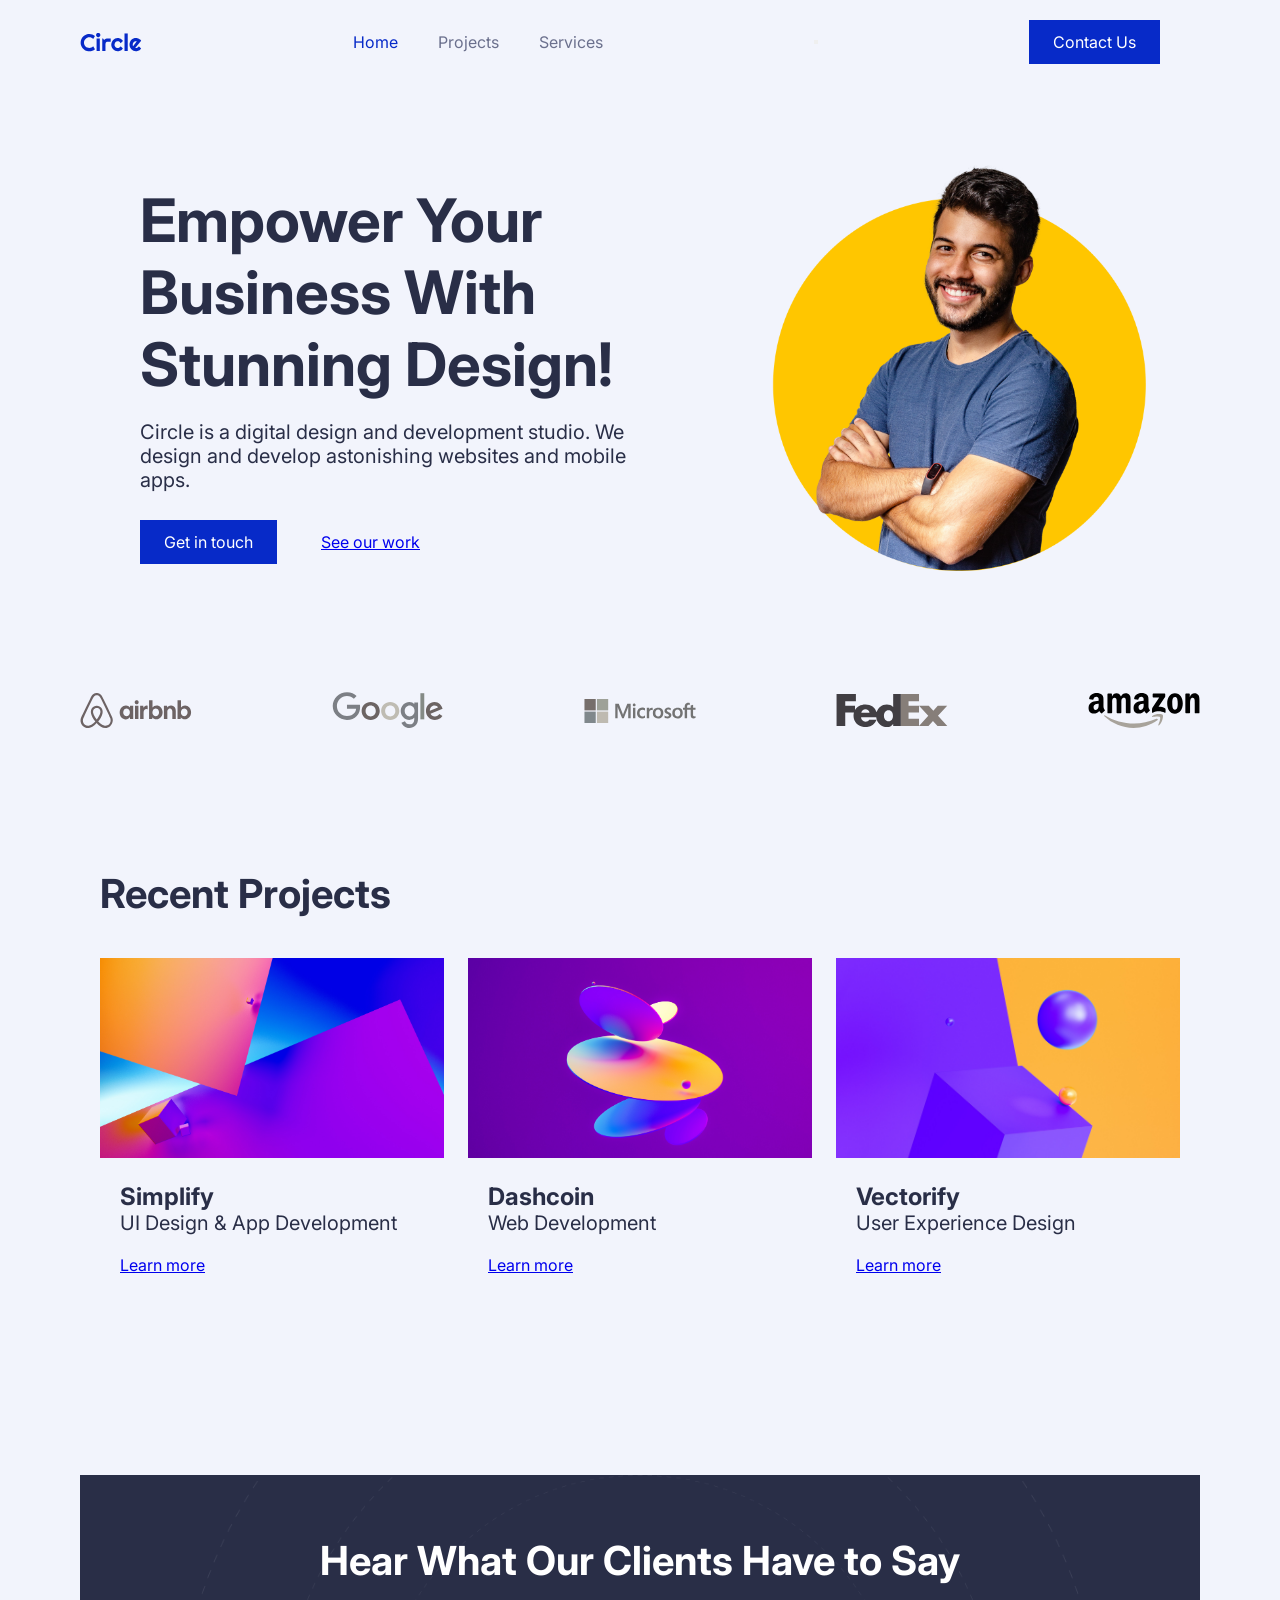
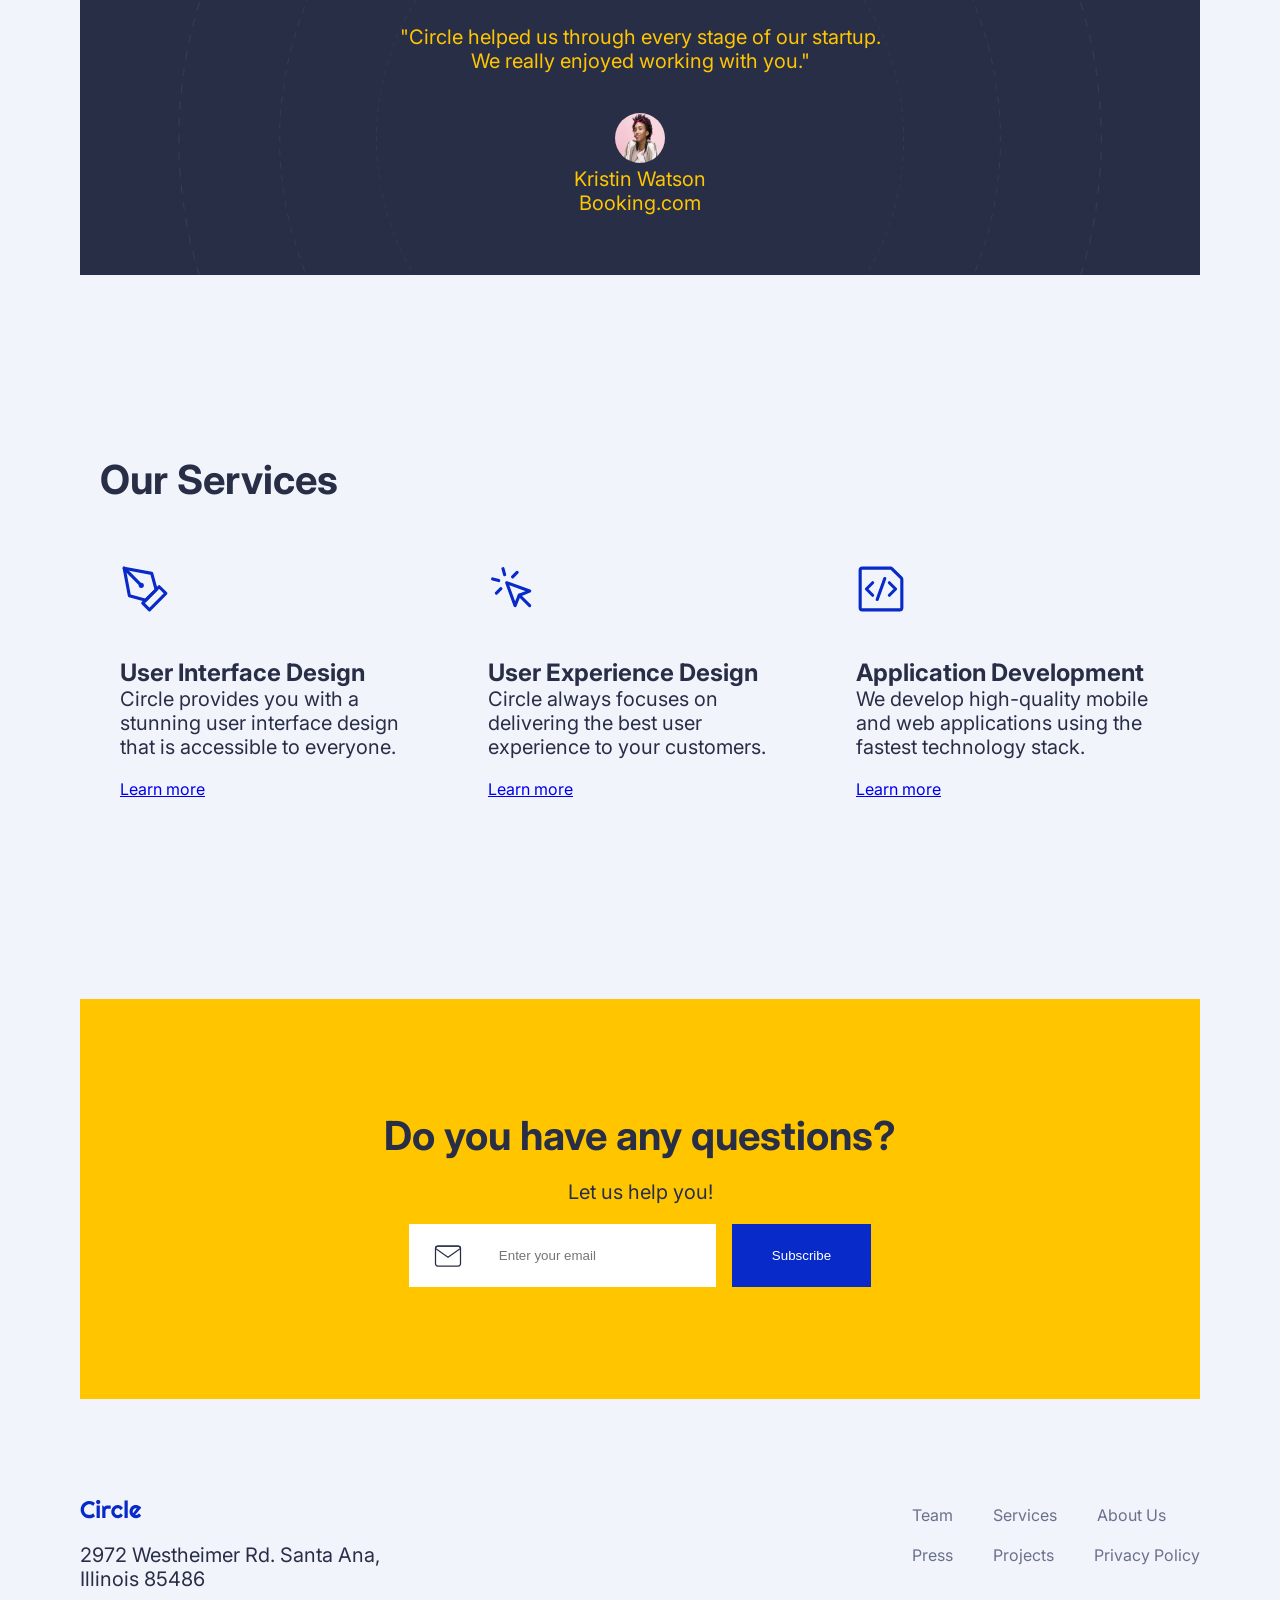
<file: index.html>
<!doctype html>
<html lang="es">
  <head>
    <meta charset="UTF-8" />
    <meta name="viewport" content="width=device-width, initial-scale=1.0" />
    <title>Circle - Home</title>
    <link rel="stylesheet" href="styles.css" />
  </head>
  <body>
    <nav>
      <img src="project-assets/logos/circle.svg" alt="Circle" class="logo" />
      <ul>
        <li><a href="index.html" class="active">Home</a></li>
        <li><a href="project.html">Projects</a></li>
        <li><a href="#">Services</a></li>
      </ul>
      <button
        class="hamburguesa"
        onclick="this.previousElementSibling.classList.toggle('abierto')"
      >
        <span></span>
        <span></span>
        <span></span>
      </button>
      <a href="contact.html" class="btn-primary">Contact Us</a>
    </nav>

    <section class="hero">
      <div class="hero-texto">
        <h1>Empower Your Business With Stunning Design!</h1>
        <p>
          Circle is a digital design and development studio. We design and
          develop astonishing websites and mobile apps.
        </p>
        <a href="/contact.html" class="btn-primary">Get in touch</a>
        <a href="/project.html" class="btn-secundario">See our work</a>
      </div>
      <div class="hero-imagen">
        <img src="/project-assets/hero-section/hero-image.png" alt="Persona" />
      </div>
    </section>

    <section class="clientes">
      <div class="logos">
        <img src="/project-assets/logos/airbnb-logo.svg" alt="Airbnb" />
        <img src="/project-assets/logos/google-logo.svg" alt="Google" />
        <img src="/project-assets/logos/microsoft-logo.svg" alt="Microsoft" />
        <img src="/project-assets/logos/fedex-logo.svg" alt="FedEx" />
        <img src="/project-assets/logos/amazon-logo.svg" alt="Amazon" />
      </div>
    </section>

    <section class="proyectos">
      <h3>Recent Projects</h3>
      <div class="cards">
        <div class="card">
          <img src="/project-assets/projects-section/1.jpg" alt="Simplify" />
          <div class="card-text">
            <h4>Simplify</h4>
            <p>UI Design & App Development</p>
            <a href="project.html">Learn more</a>
          </div>
        </div>

        <div class="card">
          <img src="/project-assets/projects-section/2.jpg" alt="Dashcoin" />
          <div class="card-text">
            <h4>Dashcoin</h4>
            <p>Web Development</p>
            <a href="project.html">Learn more</a>
          </div>
        </div>

        <div class="card">
          <img src="/project-assets/projects-section/3.jpg" alt="Vectorify" />
          <div class="card-text">
            <h4>Vectorify</h4>
            <p>User Experience Design</p>
            <a href="project.html">Learn more</a>
          </div>
        </div>
      </div>
    </section>

    <section class="testimonial">
      <h3>Hear What Our Clients Have to Say</h3>
      <p class="cita">
        "Circle helped us through every stage of our startup. <br />
        We really enjoyed working with you."
      </p>
      <div class="autor">
        <img
          src="/project-assets/testimonial-section/profile.png"
          alt="Kristin Watson"
        />
        <div>
          <p class="autor-nombre">Kristin Watson</p>
          <p class="autor-empresa">Booking.com</p>
        </div>
      </div>
    </section>

    <section class="servicios">
      <h3>Our Services</h3>
      <div class="cards">
        <div class="card">
          <img
            src="/project-assets/services-section/icons/1.svg"
            alt="Interface"
          />
          <div class="card-text">
            <h4>User Interface Design</h4>
            <p>
              Circle provides you with a stunning user interface design that is
              accessible to everyone.
            </p>
            <a href="project.html">Learn more</a>
          </div>
        </div>

        <div class="card">
          <img
            src="/project-assets/services-section/icons/2.svg"
            alt="Experience"
          />
          <div class="card-text">
            <h4>User Experience Design</h4>
            <p>
              Circle always focuses on delivering the best user experience to
              your customers.
            </p>
            <a href="project.html">Learn more</a>
          </div>
        </div>

        <div class="card">
          <img
            src="/project-assets/services-section/icons/3.svg"
            alt="Application"
          />
          <div class="card-text">
            <h4>Application Development</h4>
            <p>
              We develop high-quality mobile and web applications using the
              fastest technology stack.
            </p>
            <a href="project.html">Learn more</a>
          </div>
        </div>
      </div>
    </section>

    <section class="newsletter">
      <h3>Do you have any questions?</h3>
      <p>Let us help you!</p>
      <div class="newsletter-form">
        <div class="contenedor-input">
          <img src="/project-assets/newsletter/icon/mail.svg" alt="email" />
          <input type="email" placeholder="Enter your email" />
        </div>
        <button>Subscribe</button>
      </div>
    </section>

    <footer>
      <div>
        <img src="project-assets/logos/circle.svg" alt="Circle" class="logo" />
        <p>
          2972 Westheimer Rd. Santa Ana, <br />
          Illinois 85486
        </p>
      </div>

      <div>
        <ul>
          <li><a href="#">Team</a></li>
          <li><a href="#">Services</a></li>
          <li><a href="#">About Us</a></li>
        </ul>

        <ul>
          <li><a href="#">Press</a></li>
          <li><a href="#">Projects</a></li>
          <li><a href="#">Privacy Policy</a></li>
        </ul>
      </div>
    </footer>
  </body>
</html>
</file>
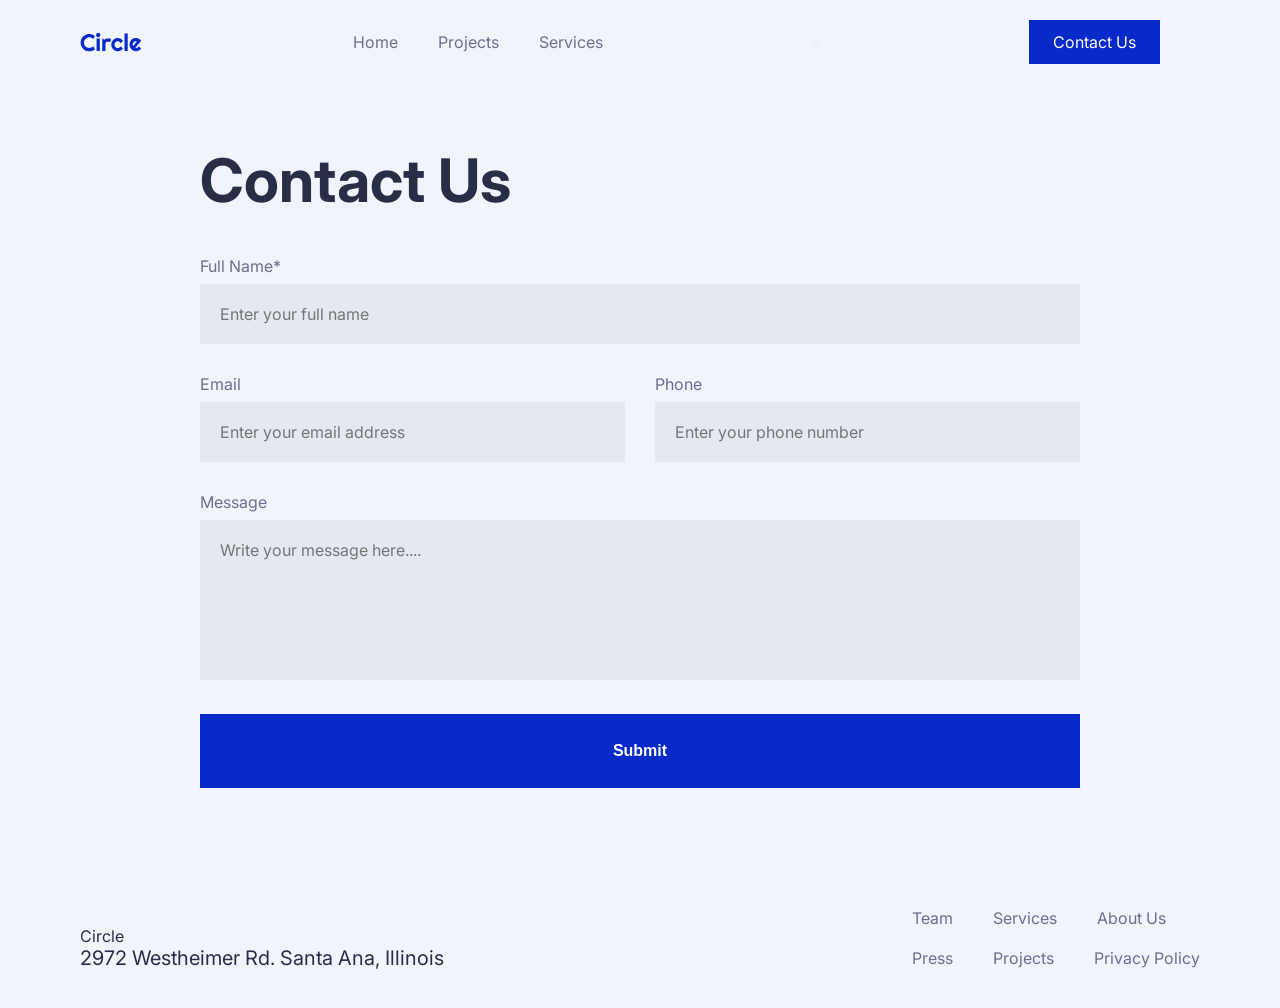
<file: contact.html>
<!doctype html>
<html lang="es">
  <head>
    <meta charset="UTF-8" />
    <meta name="viewport" content="width=device-width, initial-scale=1.0" />
    <title>Circle - Contact</title>
    <link rel="stylesheet" href="styles.css" />
    <script src="contact.js"></script>
  </head>

  <body>
    <nav>
      <img src="project-assets/logos/circle.svg" alt="Circle" class="logo" />
      <ul>
        <li><a href="index.html">Home</a></li>
        <li><a href="project.html">Projects</a></li>
        <li><a href="#">Services</a></li>
      </ul>
      <button
        class="hamburguesa"
        onclick="this.previousElementSibling.classList.toggle('abierto')"
      >
        <span></span>
        <span></span>
        <span></span>
      </button>
      <a href="contact.html" class="btn-primary">Contact Us</a>
    </nav>

    <section class="contacto">
  <h1>Contact Us</h1>
  <div class="campo-nombre">
    <p>Full Name*</p>
    <input type="text" id="name" placeholder="Enter your full name" onblur="validateName()" />
    <span id="errorName" hidden style="color:red">Name is required.</span>
  </div>
  <div class="campo-email-telefono">
    <div>
      <p>Email</p>
      <input type="email" id="email" placeholder="Enter your email address" onblur="validateEmail()" />
      <span id="errorEmail" hidden style="color:red">Email is required.</span>
      <span id="errorFormatEmail" hidden style="color:red">Invalid email format.</span>
    </div>
    <div>
      <p>Phone</p>
      <input type="tel" id="phone" placeholder="Enter your phone number" onblur="validatePhone()" />
      <span id="errorPhone" hidden style="color:red">Phone is required.</span>
    </div>
  </div>
  <div class="campo-mensaje">
    <p>Message</p>
    <textarea id="message" placeholder="Write your message here...." onblur="validateMessage()"></textarea>
    <span id="errorMessageUser" hidden style="color:red">Message must be at least 6 characters.</span>
  </div>
  <button onclick="sendForm()">Submit</button>
  <span id="errorSubmit" hidden style="color:red">Please complete all fields correctly.</span>
</section>

    <footer>
      <div>
        <span class="logo">Circle</span>
        <p>2972 Westheimer Rd. Santa Ana, Illinois</p>
      </div>

      <div>
        <ul>
          <li><a href="#">Team</a></li>
          <li><a href="#">Services</a></li>
          <li><a href="#">About Us</a></li>
        </ul>

        <ul>
          <li><a href="#">Press</a></li>
          <li><a href="#">Projects</a></li>
          <li><a href="#">Privacy Policy</a></li>
        </ul>
      </div>
    </footer>
  </body>
</html>
</file>
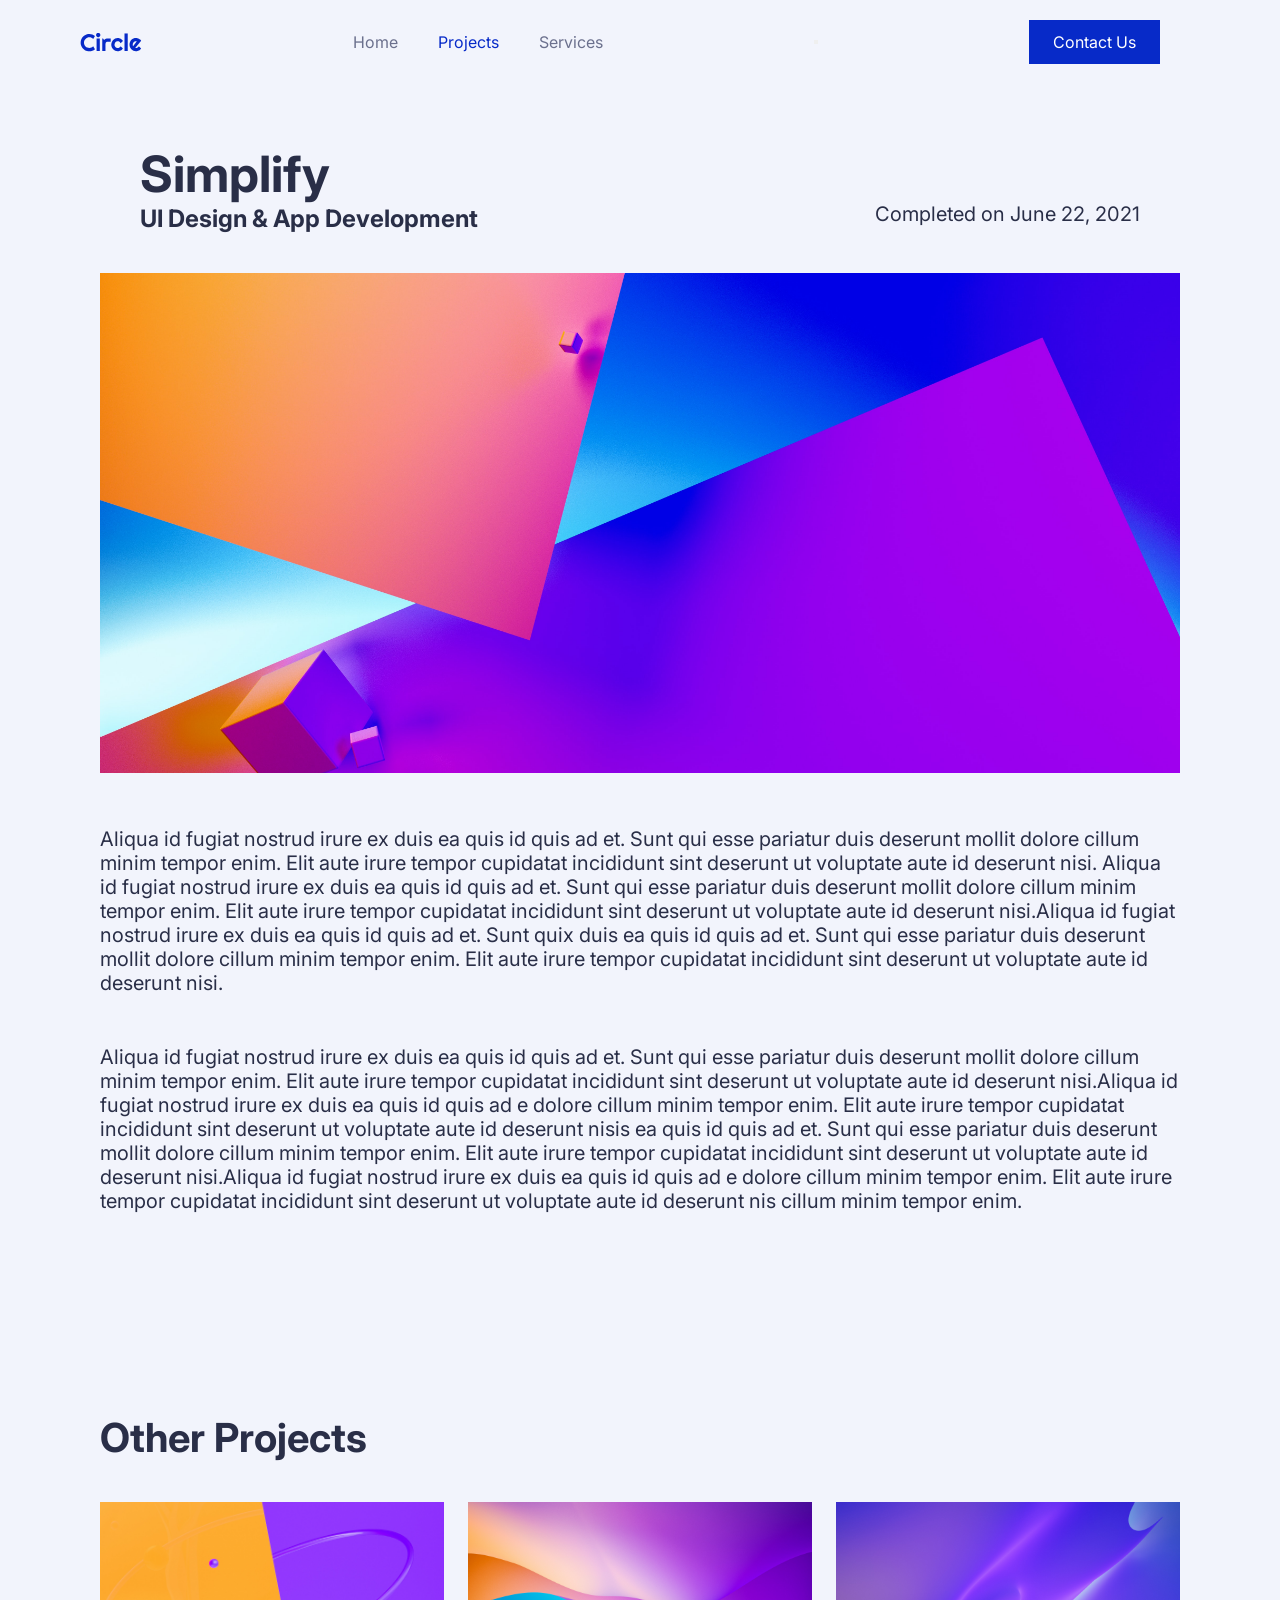
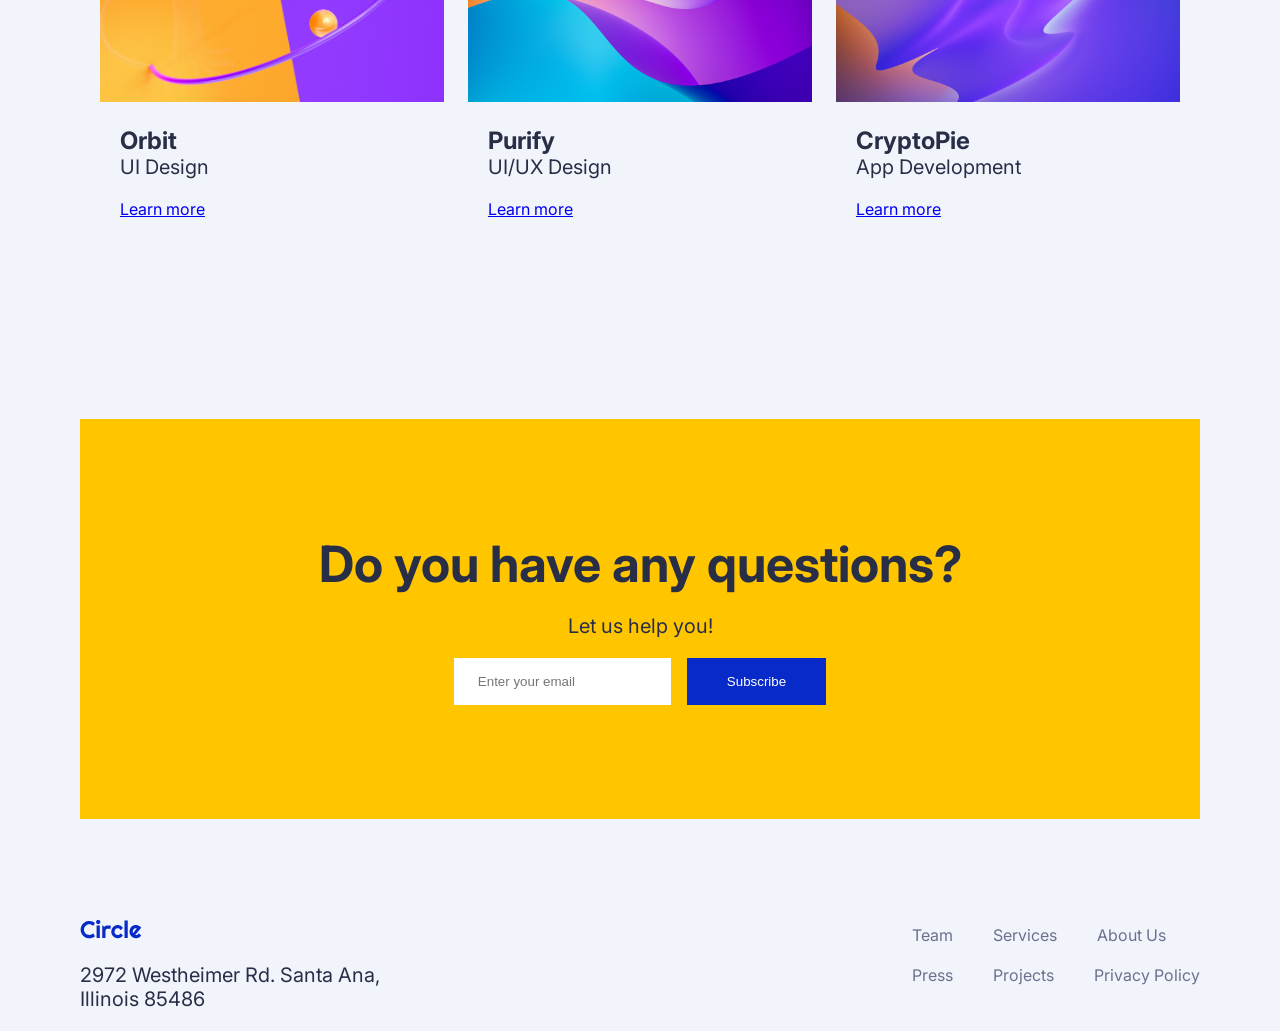
<file: project.html>
<!doctype html>
<html lang="es">
  <head>
    <meta charset="UTF-8" />
    <meta name="viewport" content="width=device-width, initial-scale=1.0" />
    <title>Circle - Project</title>
    <link rel="stylesheet" href="styles.css" />
  </head>

  <body>
    <nav>
      <img src="project-assets/logos/circle.svg" alt="Circle" class="logo" />
      <ul>
        <li><a href="index.html">Home</a></li>
        <li><a href="project.html" class="active">Projects</a></li>
        <li><a href="#">Services</a></li>
      </ul>
      <button
        class="hamburguesa"
        onclick="this.previousElementSibling.classList.toggle('abierto')"
      >
        <span></span>
        <span></span>
        <span></span>
      </button>
      <a href="contact.html" class="btn-primary">Contact Us</a>
    </nav>

    <section class="simplify">
      <div class="titulo-y-fecha-simplify">
        <div class="titulo-simplify">
          <h2>Simplify</h2>
          <h4>UI Design & App Development</h4>
        </div>
        <div class="fecha-simplify">
          <p>Completed on June 22, 2021</p>
        </div>
      </div>

      <img src="/project-assets/projects-section/1.jpg" alt="Simplify" />
      <p>
        Aliqua id fugiat nostrud irure ex duis ea quis id quis ad et. Sunt qui
        esse pariatur duis deserunt mollit dolore cillum minim tempor enim. Elit
        aute irure tempor cupidatat incididunt sint deserunt ut voluptate aute
        id deserunt nisi. Aliqua id fugiat nostrud irure ex duis ea quis id quis
        ad et. Sunt qui esse pariatur duis deserunt mollit dolore cillum minim
        tempor enim. Elit aute irure tempor cupidatat incididunt sint deserunt
        ut voluptate aute id deserunt nisi.Aliqua id fugiat nostrud irure ex
        duis ea quis id quis ad et. Sunt quix duis ea quis id quis ad et. Sunt
        qui esse pariatur duis deserunt mollit dolore cillum minim tempor enim.
        Elit aute irure tempor cupidatat incididunt sint deserunt ut voluptate
        aute id deserunt nisi.
      </p>

      <p>
        Aliqua id fugiat nostrud irure ex duis ea quis id quis ad et. Sunt qui
        esse pariatur duis deserunt mollit dolore cillum minim tempor enim. Elit
        aute irure tempor cupidatat incididunt sint deserunt ut voluptate aute
        id deserunt nisi.Aliqua id fugiat nostrud irure ex duis ea quis id quis
        ad e dolore cillum minim tempor enim. Elit aute irure tempor cupidatat
        incididunt sint deserunt ut voluptate aute id deserunt nisis ea quis id
        quis ad et. Sunt qui esse pariatur duis deserunt mollit dolore cillum
        minim tempor enim. Elit aute irure tempor cupidatat incididunt sint
        deserunt ut voluptate aute id deserunt nisi.Aliqua id fugiat nostrud
        irure ex duis ea quis id quis ad e dolore cillum minim tempor enim. Elit
        aute irure tempor cupidatat incididunt sint deserunt ut voluptate aute
        id deserunt nis cillum minim tempor enim.
      </p>
    </section>

    <section class="proyectos">
      <h3>Other Projects</h3>
      <div class="cards">
        <div class="card">
          <img src="/project-assets/projects-section/4.jpg" alt="Orbit" />
          <div class="card-text">
            <h4>Orbit</h4>
            <p>UI Design</p>
            <a href="project.html">Learn more</a>
          </div>
        </div>

        <div class="card">
          <img src="/project-assets/projects-section/5.jpg" alt="Purify" />
          <div class="card-text">
            <h4>Purify</h4>
            <p>UI/UX Design</p>
            <a href="project.html">Learn more</a>
          </div>
        </div>

        <div class="card">
          <img src="/project-assets/projects-section/6.jpg" alt="CryptoPie" />
          <div class="card-text">
            <h4>CryptoPie</h4>
            <p>App Development</p>
            <a href="project.html">Learn more</a>
          </div>
        </div>
      </div>
    </section>

    <section class="newsletter">
      <h2>Do you have any questions?</h2>
      <p>Let us help you!</p>
      <div class="newsletter-form">
        <input type="email" placeholder="Enter your email" />
        <button>Subscribe</button>
      </div>
    </section>

    <footer>
      <div>
        <img src="project-assets/logos/circle.svg" alt="Circle" class="logo" />
        <p>
          2972 Westheimer Rd. Santa Ana, <br />
          Illinois 85486
        </p>
      </div>

      <div>
        <ul>
          <li><a href="#">Team</a></li>
          <li><a href="#">Services</a></li>
          <li><a href="#">About Us</a></li>
        </ul>

        <ul>
          <li><a href="#">Press</a></li>
          <li><a href="#">Projects</a></li>
          <li><a href="#">Privacy Policy</a></li>
        </ul>
      </div>
    </footer>
  </body>
</html>
</file>
<file: styles.css>
/* Importar fuente de Google */
@import url("https://fonts.googleapis.com/css2?family=Inter:wght@400;500;600;700&display=swap");

/* Variables de color */
:root {
  --azul-oscuro: #072ac8;
  --azul-claro: #43d2ff;
  --amarillo: #ffc600;
  --gris-oscuro: #292e47;
  --gris-medio: #6b708d;
  --fondo: #f2f4fc;
  --blanco: #ffffff;
}

/* Reset básico */
* {
  margin: 0;
  padding: 0;
  box-sizing: border-box;
}

body {
  font-family: "Inter", sans-serif;
  background-color: var(--fondo);
  color: var(--gris-oscuro);
  max-width: 1400px;
  margin: 0 auto;
}

h1 {
  font-size: 60px;
  font-weight: 700;
}
h2 {
  font-size: 50px;
  font-weight: 700;
}
h3 {
  font-size: 40px;
  font-weight: 700;
}
h4 {
  font-size: 24px;
  font-weight: 700;
}
p {
  font-size: 20px;
  font-weight: 400;
}

nav {
  display: flex;
  align-items: center;
  justify-content: space-between;
  padding: 20px 80px;
}

nav ul {
  display: flex;
  gap: 40px;
  list-style: none;
}

.btn-primary {
  background-color: var(--azul-oscuro);
  color: var(--blanco);
  padding: 12px 24px;
  text-decoration: none;
  margin-right: 40px;
}

nav ul a {
  text-decoration: none;
  color: var(--gris-medio);
}

nav ul a.active {
  color: var(--azul-oscuro);
}

.hero {
  display: flex;
  align-items: center;
  justify-content: space-between;
  padding-left: 40px;
  padding-right: 40px;
}

.hero-texto {
  padding: 100px;
}

.hero-texto h1 {
  margin-bottom: 20px;
}

.hero-texto p {
  margin-bottom: 40px;
}

.logos {
  display: flex;
  align-items: center;
  justify-content: space-between;
  padding: 40px 80px;
}

.logos img {
  width: 10%;
  filter: grayscale(95%);
}

.hero-imagen img {
  width: 100%;
  max-width: 80%;
}

.cards {
  display: flex;
  gap: 24px;
}

.proyectos {
  padding: 100px;
}

.proyectos h3 {
  margin-bottom: 40px;
}

.proyectos img {
  width: 100%;
  height: 200px;
  object-fit: cover;
}

.card {
  flex: 1;
  transition: transform 0.2s;
}

.card:hover {
  transform: translateY(-8px);
  box-shadow: 0 8px 20px rgba(0, 0, 0, 0.5);
}

.card-text {
  padding: 20px;
}

.card-text p {
  margin-bottom: 20px;
}

.testimonial {
  background-color: #292e47;
  background-image: url("/project-assets/testimonial-section/orbit.png");
  background-size: cover;
  margin: 80px;
  padding: 40px;
  height: 400px;
  display: flex;
  flex-direction: column;
  align-items: center;
  justify-content: center;
  text-align: center;
}

.testimonial h3 {
  color: var(--blanco);
  margin-bottom: 40px;
}

.testimonial p {
  color: var(--amarillo);
}

.autor img {
  margin-top: 40px;
  width: 50px;
  height: 50px;
  border-radius: 100%;
}

.servicios {
  padding: 100px;
}

.servicios h3 {
  margin-bottom: 40px;
}

.servicios img {
  width: 100%;
  height: 200px;
  object-fit: cover;
}

.servicios .card img {
  width: 50px;
  height: 50px;
  object-fit: contain;
  margin: 20px;
}

.newsletter {
  background-color: var(--amarillo);
  margin: 80px;
  padding: 40px;
  height: 400px;
  display: flex;
  flex-direction: column;
  align-items: center;
  justify-content: center;
  text-align: center;
}

.newsletter p {
  margin: 20px;
}

.newsletter button {
  background-color: var(--azul-oscuro);
  color: var(--blanco);
  padding: 16px 40px;
  border: none;
}

.newsletter input {
  padding: 12px 24px;
  border: none;
}

.newsletter-form {
  display: flex;
  gap: 16px;
}

.contenedor-input {
  display: flex;
  align-items: center;
  gap: 12px;
  background-color: var(--blanco);
  padding: 12px 24px;
}

footer {
  display: flex;
  align-items: center;
  justify-content: space-between;
  padding: 20px 80px;
}

footer ul {
  display: flex;
  gap: 40px;
  list-style: none;
  margin-bottom: 20px;
}

footer ul a {
  text-decoration: none;
  color: var(--gris-medio);
}

footer img {
  margin-bottom: 20px;
}

.simplify {
  padding: 100px;
  padding-top: 20px;
}

.titulo-y-fecha-simplify {
  padding: 40px;
  display: flex;
  align-items: center;
  justify-content: space-between;
}

.simplify img {
  width: 100%;
  height: 500px;
  object-fit: cover;
}
.simplify p {
  margin-top: 50px;
}

/* CONTACTO */
.contacto {
  padding: 60px 200px 100px;
  display: flex;
  flex-direction: column;
  gap: 30px;
}

.contacto h1 {
  margin-bottom: 10px;
}

.contacto p {
  font-size: 16px;
  color: var(--gris-medio);
  margin-bottom: 8px;
}

.contacto input,
.contacto textarea {
  width: 100%;
  padding: 20px;
  background-color: #e5e8f0;
  border: none;
  font-family: "Inter", sans-serif;
  font-size: 16px;
  color: var(--gris-medio);
  outline: none;
}

.contacto textarea {
  height: 160px;
  resize: none;
}

.campo-email-telefono {
  display: flex;
  gap: 30px;
}

.campo-email-telefono > div {
  flex: 1;
}

.contacto button {
  width: 100%;
  padding: 28px;
  background-color: var(--azul-oscuro);
  color: var(--blanco);
  border: none;
  font-size: 16px;
  font-weight: 600;
  cursor: pointer;
}

/*
  RESPONSIVE
*/

/* hasta 1080px — móvil */
@media (max-width: 1080px) {
  h1 {
    font-size: 30px;
  }
  h2 {
    font-size: 26px;
  }
  h3 {
    font-size: 22px;
  }
  h4 {
    font-size: 18px;
  }
  p {
    font-size: 16px;
  }

  /* menu  */
  nav {
    padding: 16px 20px;
    flex-wrap: wrap;
    position: relative;
    padding: 50px;
  }

  nav ul {
    position: absolute;
    top: 50px;
    right: 150px;
    display: none;
    flex-direction: column;
    gap: 16px;
    width: 100%;
    order: 3;
    text-align: right;
  }

  nav ul.abierto {
    display: flex;
  }

  nav .btn-primary {
    display: none;
  }

  .hamburguesa {
    display: flex;
    flex-direction: column;
    gap: 5px;
    cursor: pointer;
    background: none;
    border: none;
    padding: 4px;
    margin-left: auto;
    order: 3;
  }

  .hamburguesa span {
    display: block;
    width: 24px;
    height: 2px;
    background-color: var(--gris-oscuro);
    border-radius: 2px;
    transition: 0.3s;
  }
  /* fin menu hamb */

  .hero {
    flex-direction: column;
    padding: 20px;
    text-align: center;
  }

  .hero-texto {
    padding: 30px 10px;
    padding: 50px;
  }

  .hero-imagen img {
    width: 100%;
    max-width: 300px;
    margin: 0 auto;
    display: block;
  }

  .logos {
    padding: 20px;
    flex-wrap: wrap;
    gap: 16px;
    justify-content: center;
  }

  .logos img {
    width: 15%;
    padding: 10px;
  }

  .proyectos,
  .servicios {
    padding: 40px 80px;
  }
  .servicios h3,
  .proyectos h3 {
    text-align: center;
  }

  .servicios .card img {
    display: block;
    margin: 0 auto;
  }

  .cards {
    flex-direction: column;
  }

  .card {
    flex: 1 1 100%;
  }

  .card-text {
    display: flex;
    flex-direction: column;
    align-items: center;
  }

  .testimonial,
  .newsletter {
    margin: 20px;
    padding: 30px 20px;
    height: auto;
  }

  .newsletter-form {
    flex-direction: column;
    align-items: stretch;
  }

  .newsletter button,
  .newsletter input,
  .contenedor-input {
    width: 100%;
  }

  .simplify {
    padding: 20px 80px;
  }

  .titulo-y-fecha-simplify {
    flex-direction: column;
    gap: 8px;
    padding: 20px 0;
  }

  .simplify img {
    height: 220px;
  }

  footer {
    padding: 20px;
    flex-direction: column;
    gap: 20px;
  }

  footer div:last-child {
    display: flex;
    gap: 40px;
  }

  /* Contacto */
  .campo-email-telefono {
    flex-direction: column;
    gap: 16px;
  }

  .contacto {
    padding: 40px 80px;
  }
}
</file>
